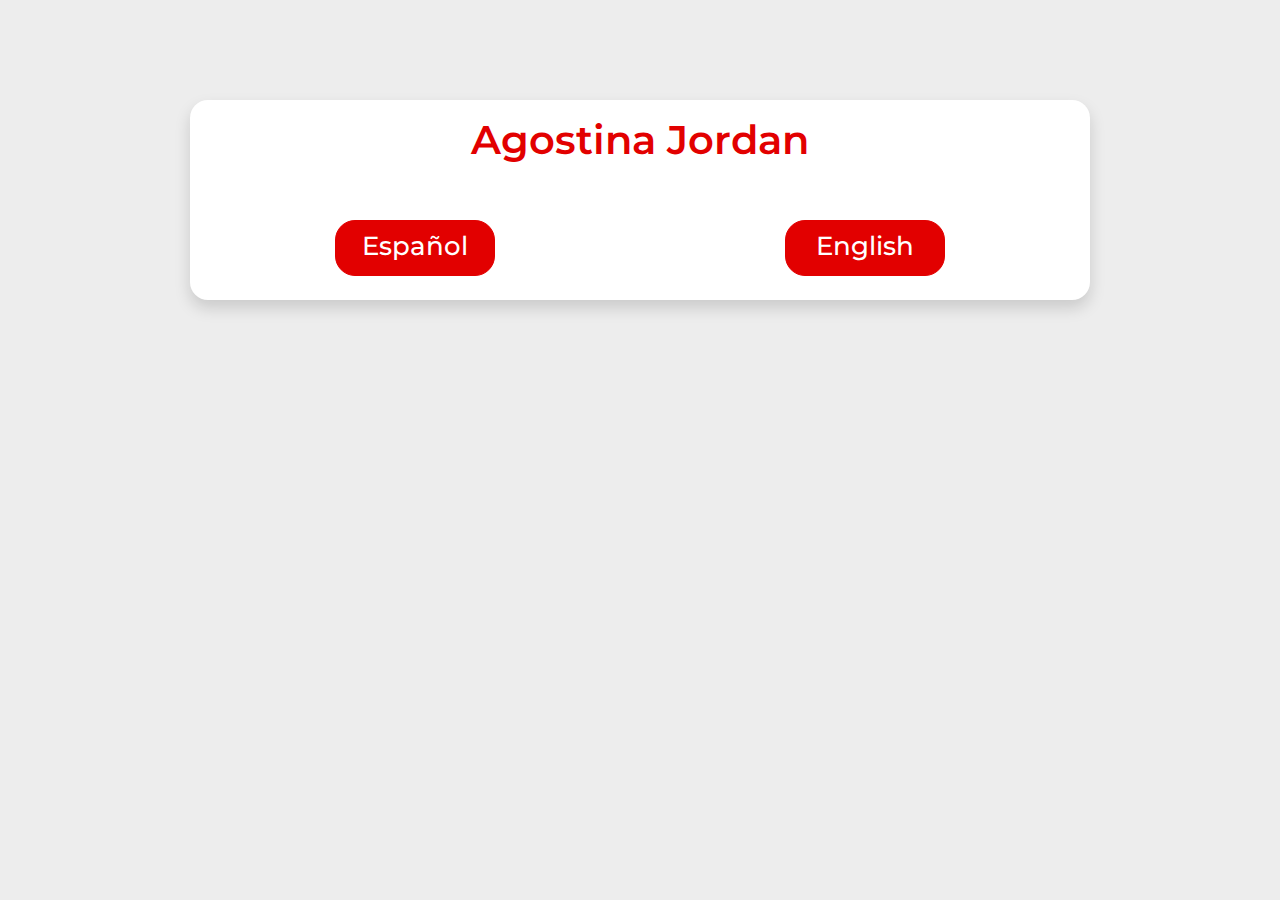
<file: index.html>
<!DOCTYPE html>
<html lang="es">
<head>
    <meta charset="UTF-8">
    <meta http-equiv="X-UA-Compatible" content="IE=edge">
    <meta name="viewport" content="width=device-width, initial-scale=1.0">
    <title>Portfolio</title>
    <link rel="apple-touch-icon" sizes="180x180" href="favicon/apple-touch-icon.png">
    <link rel="icon" type="image/png" sizes="32x32" href="favicon/favicon-32x32.png">
    <link rel="icon" type="image/png" sizes="16x16" href="favicon/favicon-16x16.png">
    <link rel="manifest" href="favicon/site.webmanifest">
    <link rel="preconnect" href="https://fonts.gstatic.com">
    <link
        href="https://fonts.googleapis.com/css2?family=Montserrat:ital,wght@0,100;0,200;0,300;0,400;0,500;0,600;0,700;0,800;0,900;1,100;1,200;1,300;1,400;1,500;1,600;1,700;1,800;1,900&display=swap"
        rel="stylesheet">
    <link rel="stylesheet" href="https://stackpath.bootstrapcdn.com/bootstrap/4.4.1/css/bootstrap.min.css"
        integrity="sha384-Vkoo8x4CGsO3+Hhxv8T/Q5PaXtkKtu6ug5TOeNV6gBiFeWPGFN9MuhOf23Q9Ifjh" crossorigin="anonymous">
    <link rel="stylesheet" href="fontawesome/css/all.min.css">
    <link rel="stylesheet" href="fontawesome/css/fontawesome.min.css">
    <link rel="stylesheet" href="estilos.css">
</head>
<body id="language">

    <div class="flex-md-row mb-4 shadow-sm h-md-250 position-relative shadow burbuja">
        <div class="container">
            <div class="row">
                <div class="col-12 mt-3">
                    <h1 class="welcome">Agostina Jordan</h1>
                </div>
            </div>
            <div class="row language-btns mt-5">
                <div class="col-sm-6 col-6">
                    <a href="español.html" class="btn btn-rojo">Español</a>
                </div>
                <div class="col-sm-6 col-6">
                    <a href="english.html" class="btn btn-rojo">English</a>
                </div>
            </div>
        </div>
    </div>

</body>
</html>
</file>
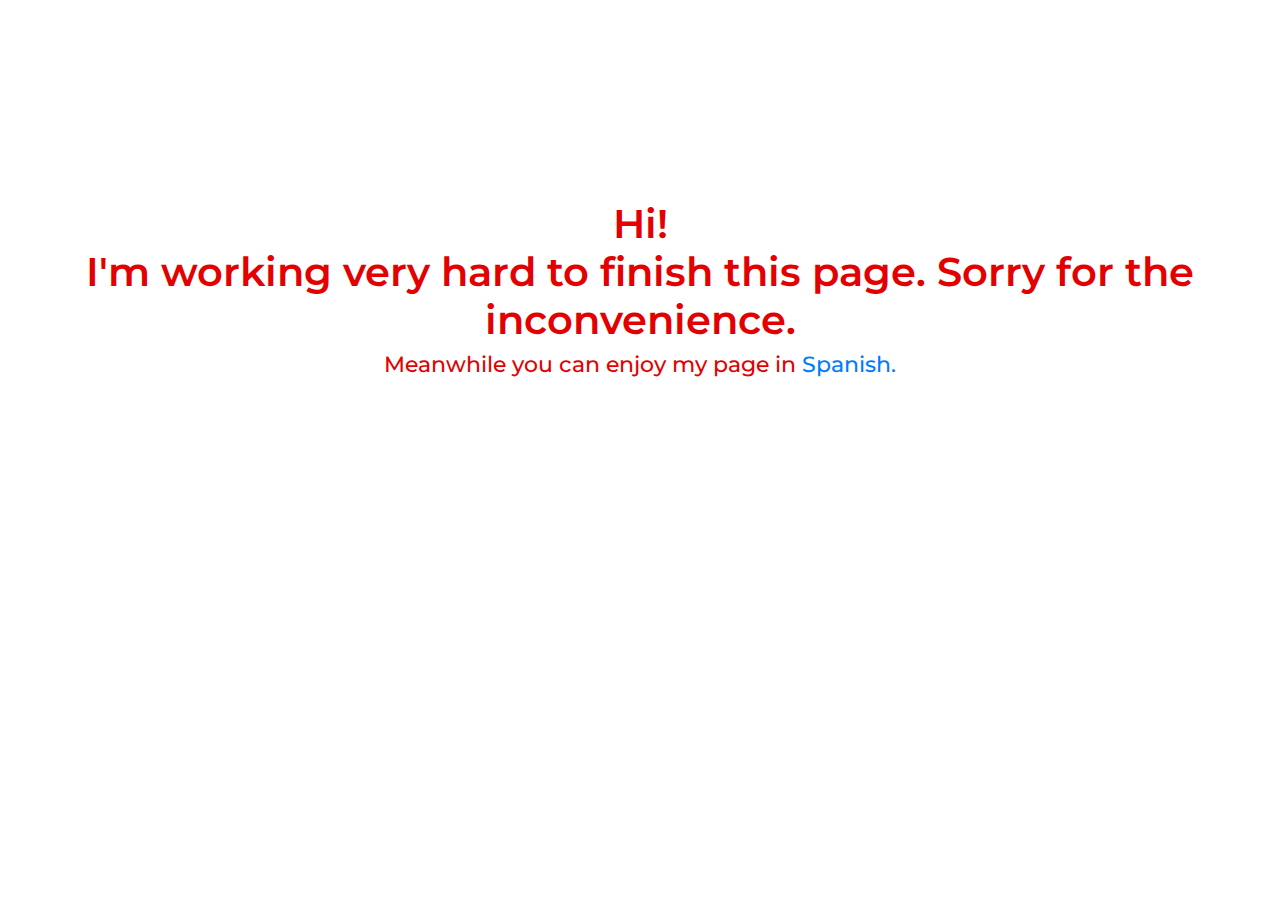
<file: english.html>
<!DOCTYPE html>
<html lang="en">
<head>
    <meta charset="UTF-8">
    <meta http-equiv="X-UA-Compatible" content="IE=edge">
    <meta name="viewport" content="width=device-width, initial-scale=1.0">
    <title>Portfolio</title>
    <link rel="apple-touch-icon" sizes="180x180" href="favicon/apple-touch-icon.png">
    <link rel="icon" type="image/png" sizes="32x32" href="favicon/favicon-32x32.png">
    <link rel="icon" type="image/png" sizes="16x16" href="favicon/favicon-16x16.png">
    <link rel="manifest" href="favicon/site.webmanifest">
    <link rel="preconnect" href="https://fonts.gstatic.com">
    <link
        href="https://fonts.googleapis.com/css2?family=Montserrat:ital,wght@0,100;0,200;0,300;0,400;0,500;0,600;0,700;0,800;0,900;1,100;1,200;1,300;1,400;1,500;1,600;1,700;1,800;1,900&display=swap"
        rel="stylesheet">
    <link rel="stylesheet" href="https://stackpath.bootstrapcdn.com/bootstrap/4.4.1/css/bootstrap.min.css"
        integrity="sha384-Vkoo8x4CGsO3+Hhxv8T/Q5PaXtkKtu6ug5TOeNV6gBiFeWPGFN9MuhOf23Q9Ifjh" crossorigin="anonymous">
    <link rel="stylesheet" href="fontawesome/css/all.min.css">
    <link rel="stylesheet" href="fontawesome/css/fontawesome.min.css">
    <link rel="stylesheet" href="estilos.css">
</head>
<body>
    <h1 style="text-align: center; margin-top: 200px;">Hi! <br> I'm working very hard to finish this page.
        Sorry for the inconvenience.</h1>
    <h2 style="text-align: center; color: #E20000;">Meanwhile you can enjoy my page in <a href="español.html">Spanish.</a> </h2>
</body>
</html>
</file>
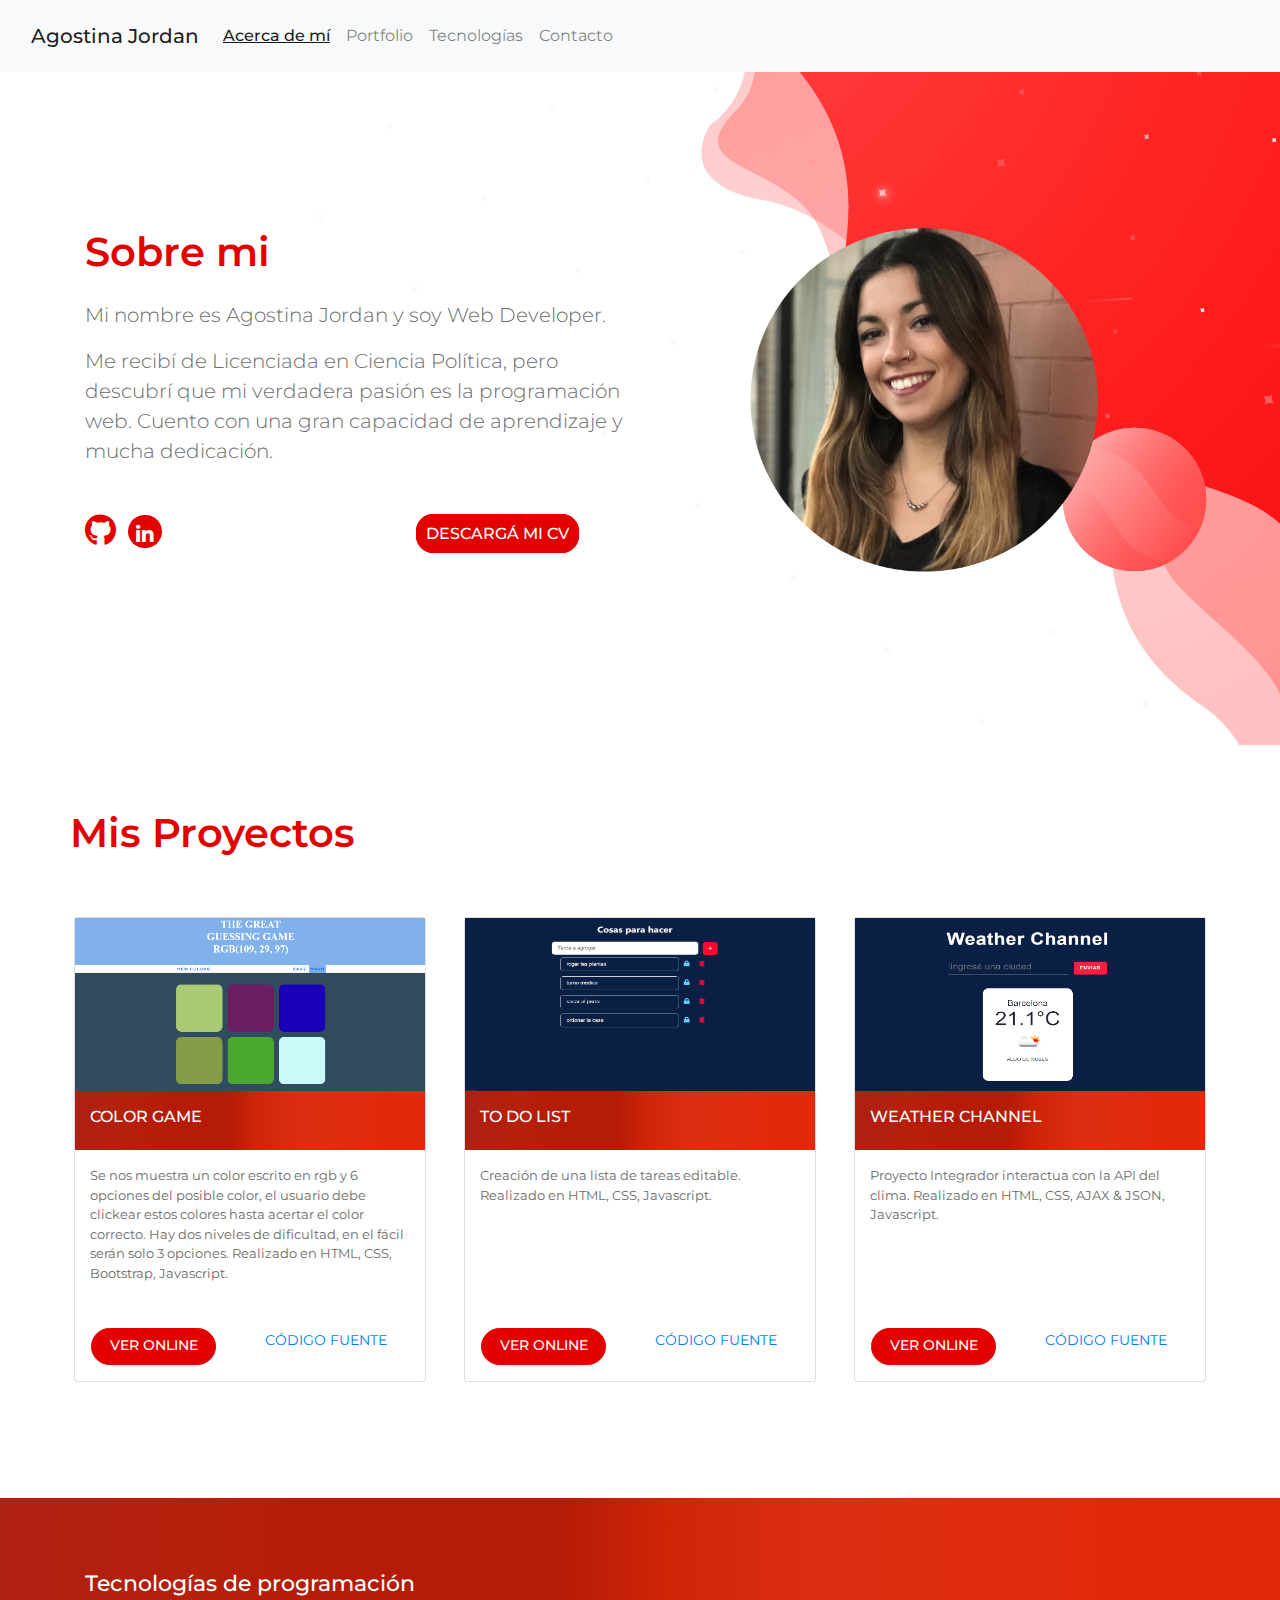
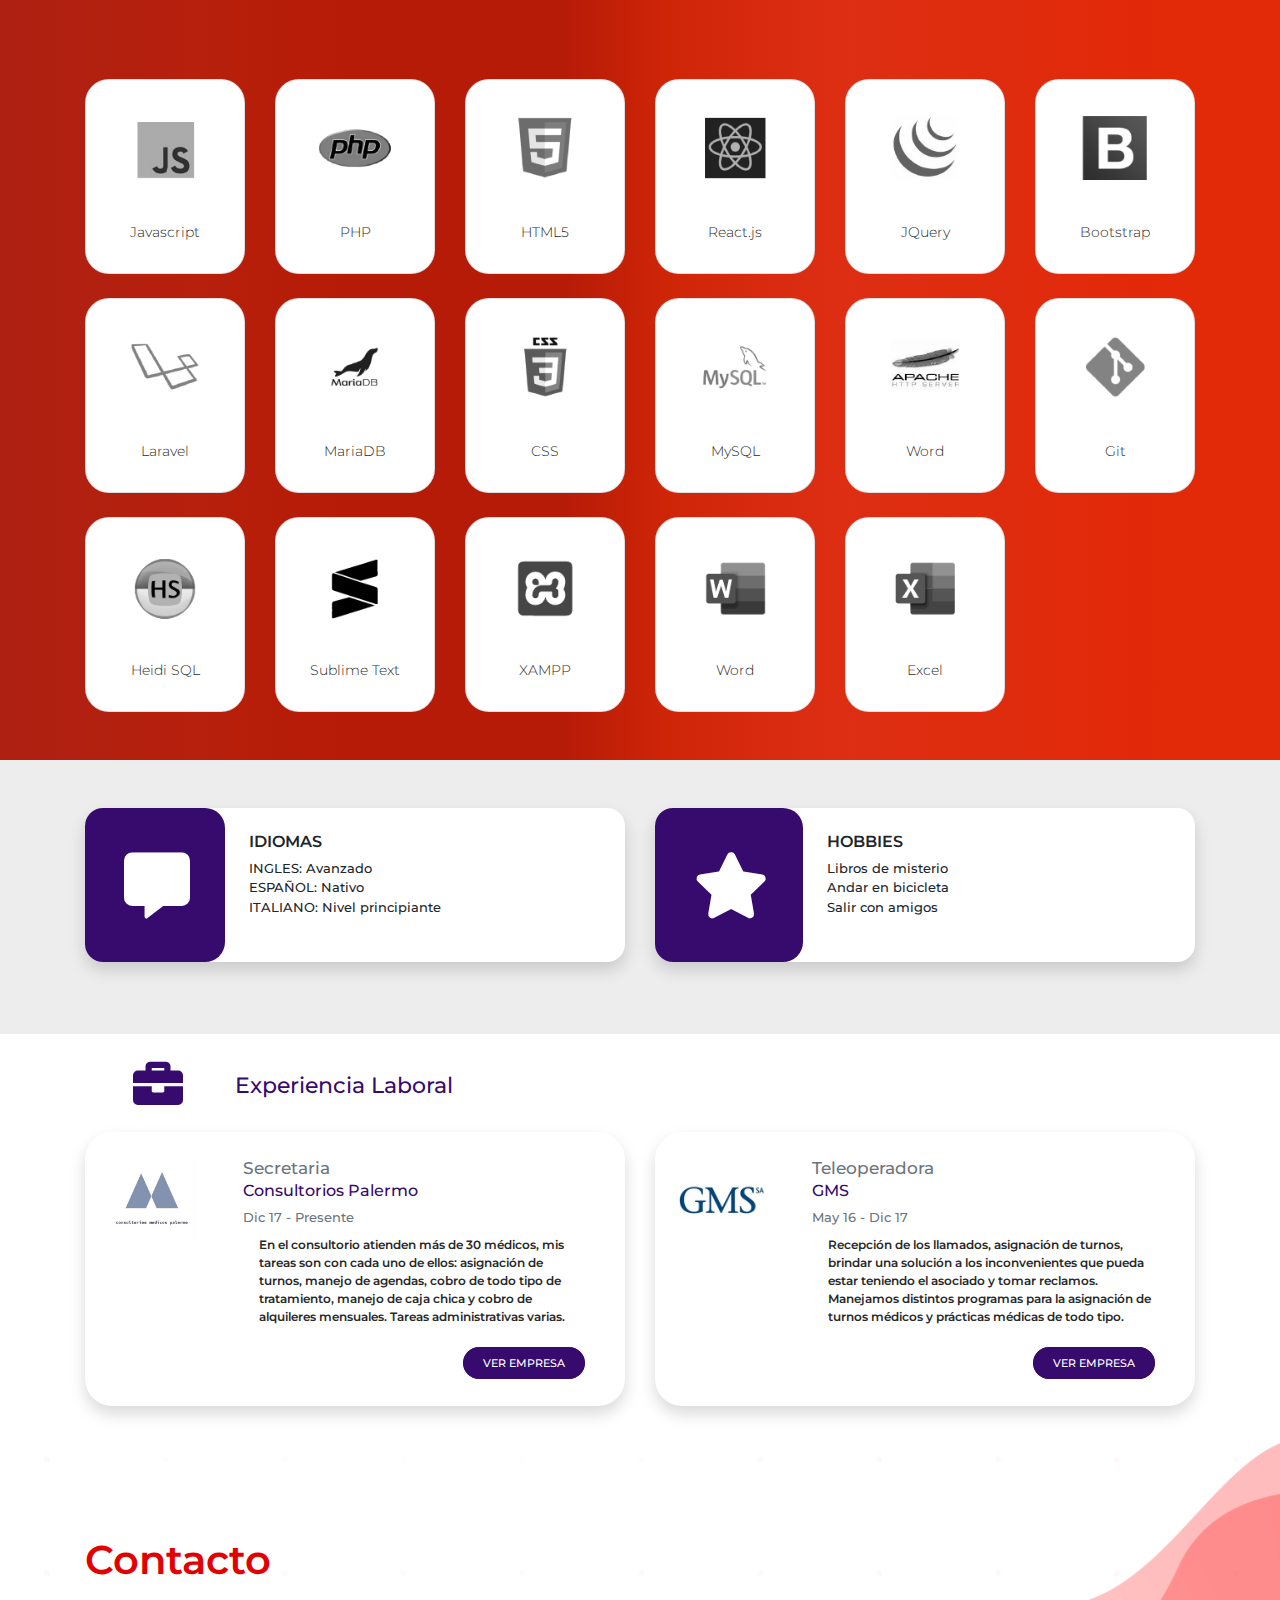
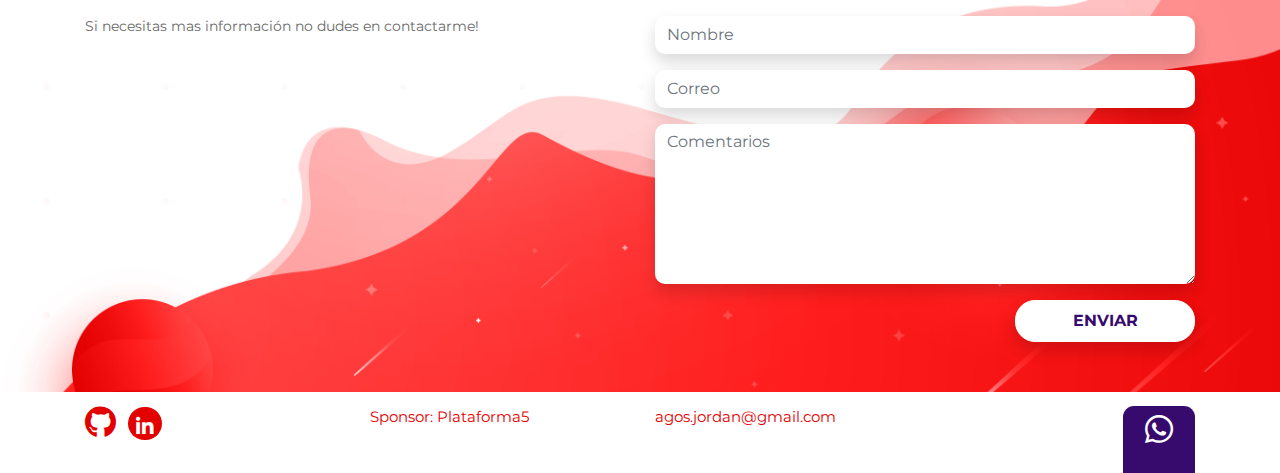
<file: español.html>
<!DOCTYPE html>
<html lang="es">

<head>
    <meta charset="UTF-8">
    <meta http-equiv="X-UA-Compatible" content="IE=edge">
    <meta name="viewport" content="width=device-width, initial-scale=1.0">
    <title>Portfolio</title>
    <link rel="apple-touch-icon" sizes="180x180" href="favicon/apple-touch-icon.png">
    <link rel="icon" type="image/png" sizes="32x32" href="favicon/favicon-32x32.png">
    <link rel="icon" type="image/png" sizes="16x16" href="favicon/favicon-16x16.png">
    <link rel="manifest" href="favicon/site.webmanifest">
    <link rel="preconnect" href="https://fonts.gstatic.com">
    <link
        href="https://fonts.googleapis.com/css2?family=Montserrat:ital,wght@0,100;0,200;0,300;0,400;0,500;0,600;0,700;0,800;0,900;1,100;1,200;1,300;1,400;1,500;1,600;1,700;1,800;1,900&display=swap"
        rel="stylesheet">
    <link rel="stylesheet" href="https://stackpath.bootstrapcdn.com/bootstrap/4.4.1/css/bootstrap.min.css"
        integrity="sha384-Vkoo8x4CGsO3+Hhxv8T/Q5PaXtkKtu6ug5TOeNV6gBiFeWPGFN9MuhOf23Q9Ifjh" crossorigin="anonymous">
    <link rel="stylesheet" href="fontawesome/css/all.min.css">
    <link rel="stylesheet" href="fontawesome/css/fontawesome.min.css">
    <link rel="stylesheet" href="estilos.css">
</head>

<body>
    <nav id="navbar" class="navbar navbar-expand-lg navbar-light bg-light">
        <div class="container-fluid">
            <a class="navbar-brand  mb-0 h1" href="#sobre-mi">Agostina Jordan</a>
            <button class="navbar-toggler" type="button" data-bs-toggle="collapse"
                data-bs-target="#navbarSupportedContent" aria-controls="navbarSupportedContent" aria-expanded="false"
                aria-label="Toggle navigation">
                <span class="navbar-toggler-icon"></span>
            </button>
            <div class="collapse navbar-collapse" id="navbarSupportedContent">
                <ul class="nav-link navbar-nav me-auto mb-2 mb-lg-0">
                    <li>
                        <a class="nav-link active" href="#sobre-mi">Acerca de mí</a>
                    </li>
                    <li >
                        <a class="nav-link" href="#proyecto">Portfolio</a>
                    </li>
                    <li >
                        <a class="nav-link" href="#tecnologias">Tecnologías</a>
                    </li>
                    <li >
                        <a class="nav-link" href="#contacto">Contacto</a>
                    </li>
                </ul>
            </div>
        </div>
    </nav>
    <main id="sobre-mi">
        <div class="container">
            <div id="row-sobre-mi" class="row">
                <div class="col-sm-6 col-12">
                    <h1 class="mb-4">Sobre mi</h1>
                    <div>
                        <p class="lead">Mi nombre es Agostina Jordan y soy Web Developer.</p>
                        <div>
                            <p class="lead"> Me recibí de Licenciada en Ciencia Política, pero descubrí que mi verdadera
                                pasión es la programación web. Cuento con una gran capacidad de aprendizaje y mucha
                                dedicación.</p>
                        </div>
                        <div class="row mt-5">
                            <div class="col-sm-6 col-6">
                                <a href="https://github.com/agosjordan" target="blank"><i class="fab fa-github"></i></a>
                                <a href="https://www.linkedin.com/in/agosjordan/" target="blank"><i
                                        class="fab fa-linkedin-in"></i></a>
                            </div>
                            <div id="cv" class="col-sm-6 col-6">
                                <a href="download/CV Jordan Agostina.pdf" target="blank" download="CV-Jordan Agostina"
                                    class="btn-cv">DESCARGÁ MI CV</a>
                            </div>
                        </div>
                    </div>
                </div>
                <div class="col-sm-5 offset-sm-1 col-12 pt-5 py-sm-0 ">
                    <img class="perfil" src="images/perfil.png" alt="foto de perfil">
                </div>
            </div>
        </div>
    </main>
    <section id="proyecto">
        <div id="container-proyecto" class="container">
            <div class="row">
                <div class="col-12">
                    <h1>Mis Proyectos</h1>
                </div>
            </div>
            <div class="row">
                <div class="col-sm-8 col-12 ">
                </div>
            </div>
            <div class="row items mt-5">
                <div class="col-sm-4 col-12 ">
                    <div class="row card m-1 ">
                        <img src="images/color-game.png" alt="Color Game" title="Color Game" class="img-fluid">
                        <div class="col-12 color-gradiente py-3">
                            <h2>COLOR GAME</h2>
                        </div>
                        <div class="col-12 pt-3 pb-0">
                            <p>Se nos muestra un color escrito en rgb y 6 opciones del posible color, el usuario debe
                                clickear estos colores hasta acertar el color correcto. Hay dos niveles de dificultad,
                                en el fácil serán solo 3 opciones. Realizado en HTML, CSS, Bootstrap, Javascript.</p>
                        </div>
                        <div class="row p-3">
                            <div class="col-6">
                                <a href="https://blissful-hawking-d12953.netlify.app/" class="btn btn-rojo"
                                    target="_blank">VER ONLINE</a>
                            </div>
                            <div class="col-6">
                                <a href="https://github.com/agosjordan/color_game" class="link-rojo"
                                    target="_blank">CÓDIGO FUENTE</a>
                            </div>
                        </div>
                    </div>
                </div>
                <div class="col-sm-4 col-12 mt-5 mt-sm-0">
                    <div class="row card m-1 ">
                        <img src="images/toDoList.PNG" alt="To do list"
                            title="To do list" class="img-fluid">
                        <div class="col-12 color-gradiente py-3">
                            <h2>TO DO LIST</h2>
                        </div>
                        <div class="col-12 pt-3 pb-0">
                            <p>Creación de una lista de tareas editable. Realizado en HTML, CSS, Javascript. </p>
                        </div>
                        <div class="row p-3">
                            <div class="col-6">
                                <a href="https://angry-visvesvaraya-8db6fa.netlify.app/" class="btn btn-rojo"
                                    target="_blank">VER ONLINE</a>
                            </div>
                            <div class="col-6">
                                <a href="https://github.com/agosjordan/to_do_list" class="link-rojo"
                                    target="_blank">CÓDIGO FUENTE</a>
                            </div>
                        </div>
                    </div>
                </div>
                <div class="col-sm-4 col-12 mt-5 mt-sm-0">
                    <div class="row card m-1">
                        <img src="images/weather.PNG" alt="Weather Channel" title="Weather Channel" class="img-fluid">
                        <div class="col-12 color-gradiente py-3">
                            <h2>WEATHER CHANNEL</h2>
                        </div>
                        <div class="col-12 pt-3 pb-0">
                            <p> Proyecto Integrador interactua con la API del clima. Realizado en HTML, CSS, AJAX &
                                JSON, Javascript. </p>
                        </div>
                        <div class="row p-3">
                            <div class="col-6">
                                <a href="https://vigilant-clarke-7ab020.netlify.app/" class="btn btn-rojo"
                                    target="_blank">VER ONLINE</a>
                            </div>
                            <div class="col-6">
                                <a href="https://github.com/agosjordan/weather_channel" class="link-rojo"
                                    target="_blank">CÓDIGO FUENTE</a>
                            </div>
                        </div>
                    </div>
                </div>
            </div>
        </div>
    </section>
    <section class="color-gradiente" id="tecnologias">
        <div class="container mt-5">
            <div id="rowTecnologias" class="row">
                <div class="col-12 my-5">
                    <h2>Tecnologías de programación</h2>
                </div>
            </div>
            <div class="row">
                <div class="col-sm-2 col-6 mb-4 mb-sm-0 text-center">
                    <div class="card pt-2 mx-0">
                        <img class="mx-auto" width="130" src="images/Javascript.png" alt="Javascript" />
                        <h3 class="text-center pt-3">Javascript</h3>
                    </div>
                </div>
                <div class="col-sm-2 col-6 mb-4 mb-sm-0 text-center">
                    <div class="card pt-2 mx-0">
                        <img class="mx-auto" width="130" img src="images/PHP.png" alt="PHP" />
                        <h3 class="text-center pt-3">PHP</h3>
                    </div>
                </div>
                <div class="col-sm-2 col-6 mb-4 mb-sm-0 text-center">
                    <div class="card pt-2 mx-0">
                        <img class="mx-auto" width="130" src="images/HTML5.png" alt="HTML5" />
                        <h3 class="text-center pt-3">HTML5</h3>
                    </div>
                </div>
                <div class="col-sm-2 col-6 mb-4 mb-sm-0 text-center">
                    <div class="card pt-2 mx-0">
                        <img class="mx-auto" width="130" src="images/React.js.png" alt="React.js" />
                        <h3 class="text-center pt-3">React.js</h3>
                    </div>
                </div>
                <div class="col-sm-2 col-6 mb-4 mb-sm-0 text-center">
                    <div class="card pt-2 mx-0">
                        <img class="mx-auto" width="130" src="images/JQuery.png" alt="JQuery" />
                        <h3 class="text-center pt-3">JQuery</h3>
                    </div>
                </div>
                <div class="col-sm-2 col-6 mb-4 mb-sm-0 text-center">
                    <div class="card pt-2 mx-0">
                        <img class="mx-auto" width="130" src="images/Bootstrap.png" alt="Bootstrap" />
                        <h3 class="text-center pt-3">Bootstrap</h3>
                    </div>
                </div>
            </div>
            <div class="row mt-sm-4 mt-0">
                <div class="col-sm-2 col-6 mb-4 mb-sm-0 text-center">
                    <div class="card pt-2 mx-0">
                        <img class="mx-auto" width="130" src="images/Laravel.png" alt="Laravel" />
                        <h3 class="text-center pt-3">Laravel</h3>
                    </div>
                </div>
                <div class="col-sm-2 col-6 mb-4 mb-sm-0 text-center">
                    <div class="card pt-2 mx-0">
                        <img class="mx-auto" width="130" src="images/MariaDB.png" alt="MariaDB" />
                        <h3 class="text-center pt-3">MariaDB</h3>
                    </div>
                </div>
                <div class="col-sm-2 col-6 mb-4 mb-sm-0 text-center">
                    <div class="card pt-2 mx-0">
                        <img class="mx-auto" width="130" src="images/CSS.png" alt="CSS" />
                        <h3 class="text-center pt-3">CSS</h3>
                    </div>
                </div>
                <div class="col-sm-2 col-6 mb-4 mb-sm-0 text-center">
                    <div class="card pt-2 mx-0">
                        <img class="mx-auto" width="130" src="images/MySQL.png" alt="MySQL" />
                        <h3 class="text-center pt-3">MySQL</h3>
                    </div>
                </div>
                <div class="col-sm-2 col-6 mb-4 mb-sm-0 text-center">
                    <div class="card pt-2 mx-0">
                        <img class="mx-auto" width="130" src="images/Word.png" alt="Word" />
                        <h3 class="text-center pt-3">Word</h3>
                    </div>
                </div>
                <div class="col-sm-2 col-6 mb-4 mb-sm-0 text-center">
                    <div class="card pt-2 mx-0">
                        <img class="mx-auto" width="130" src="images/Git.png" alt="Git" />
                        <h3 class="text-center pt-3">Git</h3>
                    </div>
                </div>
            </div>
            <div class="row mt-sm-4 mt-0 pb-5">
                <div class="col-sm-2 col-6 mb-4 mb-sm-0 text-center">
                    <div class="card pt-2 mx-0">
                        <img class="mx-auto" width="130" src="images/Heidi SQL.png" alt="Heidi SQL" />
                        <h3 class="text-center pt-3">Heidi SQL</h3>
                    </div>
                </div>
                <div class="col-sm-2 col-6 mb-4 mb-sm-0 text-center">
                    <div class="card pt-2 mx-0">
                        <img class="mx-auto" width="130" src="images/Sublime Text.png" alt="Sublime Text" />
                        <h3 class="text-center pt-3">Sublime Text</h3>
                    </div>
                </div>
                <div class="col-sm-2 col-6 mb-4 mb-sm-0 text-center">
                    <div class="card pt-2 mx-0">
                        <img class="mx-auto" width="130" src="images/XAMPP.png" alt="XAMPP" />
                        <h3 class="text-center pt-3">XAMPP</h3>
                    </div>
                </div>
                <div class="col-sm-2 col-6 mb-4 mb-sm-0 text-center">
                    <div class="card pt-2 mx-0">
                        <img class="mx-auto" width="130" src="images/Word (2).png" alt="Word" />
                        <h3 class="text-center pt-3">Word</h3>
                    </div>
                </div>
                <div class="col-sm-2 col-6 mb-4 mb-sm-0 text-center">
                    <div class="card pt-2 mx-0">
                        <img class="mx-auto" width="130" src="images/Excel.png" alt="Excel" />
                        <h3 class="text-center pt-3">Excel</h3>
                    </div>
                </div>
            </div>
        </div>
    </section>
    <section id="idiomas">
        <div class="container">
            <div class="row py-5">
                <div class="col-md-6 col-12">
                    <div class="row no-gutters overflow-hidden flex-md-row mb-4 shadow-sm h-md-250 position-relative shadow burbuja">
                        <div class="col-auto ">
                            <i class="fas fa-comment-alt big-icons"></i>
                        </div>
                        <div class="col p-4 d-flex flex-column position-static">
                            <h4 class="mb-2">IDIOMAS</h4>
                            <ul class="card-text px-0">
                                <li>INGLES: Avanzado</li>
                                <li>ESPAÑOL: Nativo</li>
                                <li>ITALIANO: Nivel principiante</li>
                            </ul>
                        </div>
                    </div>
                </div>
                <div class="col-sm-6 col-12">
                    <div
                        class="row no-gutters overflow-hidden flex-md-row mb-4 shadow-sm h-md-250 position-relative shadow burbuja">
                        <div class="col-auto ">
                            <i class="fas fa-star big-icons"></i>
                        </div>
                        <div class="col p-4 d-flex flex-column position-static">
                            <h4 class="mb-2">HOBBIES</h4>
                            <ul class="card-text px-0">
                                <li>Libros de misterio</li>
                                <li>Andar en bicicleta</li>
                                <li>Salir con amigos</li>
                            </ul>
                        </div>
                    </div>
                </div>
            </div>
        </div>
        </div>
    </section>
    <section id="experiencia">
        <div class="container">
            <div class="row">
                <div class="col-12 my-4">
                    <i class="fas fa-briefcase mx-5 icon" style="vertical-align: bottom;"></i>
                    <h2> Experiencia Laboral</h2>
                </div>
            </div>
            <div class="row mb-2">
                <div class="col-md-6 ">
                    <div
                        class="row no-gutters overflow-hidden flex-md-row mb-4 shadow-sm h-md-250 position-relative shadow bubble">
                        <div class="col-auto px-4 pt-4">
                            <img class="img-logo" src="images/logoConsul.PNG" alt="Logo">
                        </div>
                        <div class="col p-4 d-flex flex-column position-static">
                            <strong class="d-inline-block text-muted">Secretaria</strong>
                            <h5 class="mb-2">Consultorios Palermo</h5>
                            <div class="mb-2 text-muted fecha">Dic 17 - Presente</div>
                            <p class="card-text px-3">
                                En el consultorio atienden más de 30 médicos, mis tareas son con cada uno de ellos:
                                asignación de turnos, manejo de agendas, cobro de todo tipo de tratamiento, manejo de
                                caja chica y cobro de alquileres mensuales. Tareas administrativas varias.
                            </p>
                            <div class="text-right py-2">
                                <a href="https://www.google.com/search?safe=off&rlz=1C1ALOY_esAR953AR953&tbs=lf:1,lf_ui:2&tbm=lcl&q=consultorios+palermo&rflfq=1&num=10&ved=2ahUKEwiZluqF7tjwAhXAHbkGHRnaC88QtgN6BAgZEAc#rlfi=hd:;si:15604489113841819539,l,ChRjb25zdWx0b3Jpb3MgcGFsZXJtb1okCgxjb25zdWx0b3Jpb3MiFGNvbnN1bHRvcmlvcyBwYWxlcm1vkgEObWVkaWNhbF9vZmZpY2WaASRDaGREU1VoTk1HOW5TMFZKUTBGblNVTk5ia3hmVFY5M1JSQUKqARQQASoQIgxjb25zdWx0b3Jpb3MoDg;mv:[[-34.574289277723445,-58.41399609066161],[-34.583264165758855,-58.43429504848632],null,[-34.57877684287298,-58.424145569573966],16]"
                                    target="blank" class="btn-empresa m-3">VER EMPRESA</a>
                            </div>
                        </div>
                    </div>
                </div>
                <div class="col-md-6 ">
                    <div
                        class="row no-gutters overflow-hidden flex-md-row mb-4 shadow-sm h-md-250 position-relative shadow bubble">
                        <div class="col-auto px-4 pt-4">
                            <img class="img-logo" src="images/gms.jpg" alt="logo gms">
                        </div>
                        <div class="col p-4 d-flex flex-column position-static">
                            <strong class="d-inline-block text-muted">Teleoperadora</strong>
                            <h5 class="mb-2">GMS</h5>
                            <div class="mb-2 text-muted fecha">May 16 - Dic 17</div>
                            <p class="card-text px-3">
                                Recepción de los llamados, asignación de turnos, brindar una solución a los
                                inconvenientes que pueda estar teniendo el asociado y tomar reclamos. Manejamos
                                distintos programas para la asignación de turnos médicos y prácticas médicas de todo
                                tipo.
                            </p>
                            <div class="text-right py-2">
                                <a href="http://www.gmssa.com/" target="blank" class="m-3 btn-empresa">VER EMPRESA</a>
                            </div>
                        </div>
                    </div>
                </div>
            </div>
        </div>
    </section>
    <section id="contacto">
        <div class="container mt-5">
            <div class="row">
                <div class="col-12">
                    <h1>Contacto</h1>
                </div>
            </div>
            <div class="row">
                <div class="col-sm-6 col-12 mt-4">
                    <p>Si necesitas mas información no dudes en contactarme!</p>
                </div>
                <div class="col-sm-6 col-12 mt-4">
                    <form action="https://formspree.io/f/meqvkwwd" method="POST">
                        <div class="mb-3 ">
                            <input type="text" name="txtNombre" id="txtNombre" class="form-control shadow"
                                placeholder="Nombre" required>
                        </div>
                        <div class="mb-3 ">
                            <input type="email" name="txtCorreo" id="txtCorreo" class="form-control shadow"
                                placeholder="Correo" required>
                        </div>
                        <div class="mb-3 ">
                            <textarea name="txtMensaje" id="txtMensaje" class="form-control shadow"
                                placeholder="Comentarios" required></textarea>
                        </div>
                        <div class="row">
                            <div class="col-12 text-right">
                                <button type="submit" class="btnSubmit btn shadow">ENVIAR</button>
                            </div>
                        </div>
                    </form>
                    
                </div>
            </div>

        </div>


    </section>
    <footer>
        <div class="container">
            <div class="row">
                <div class="col-sm-3 col-12 text-sm-left text-center pb-3 pb-sm-0">
                    <a href="https://github.com" target="blank"><i class="fab fa-github"></i></a>
                    <a href="https://www.linkedin.com/in/agosjordan/" target="blank"><i
                            class="fab fa-linkedin-in"></i></a>
                </div>
                <div class="col-sm-3 col-12 text-sm-left text-center pb-sm-0 pb-3">
                    <span id="sponsor">Sponsor: </span> <a href="https://plataforma5.la/ar/online" target="blank"
                        title="depcsuite">Plataforma5</a>
                </div>
                <div class="col-sm-3 col-12 text-sm-left text-center">
                    <a href="mailito:agos.jordan@gmail.com">agos.jordan@gmail.com</a>
                </div>
                <div class="col-sm-3 col-12 text-right">
                    <a href="https://api.whatsapp.com/send?phone=541134131093" target="blank" title="whatsapp"><i
                            class="fab fa-whatsapp"></i></a>
                </div>
            </div>
        </div>
    </footer>

    <script src="portfolio.js"></script>
</body>

</html>
</file>
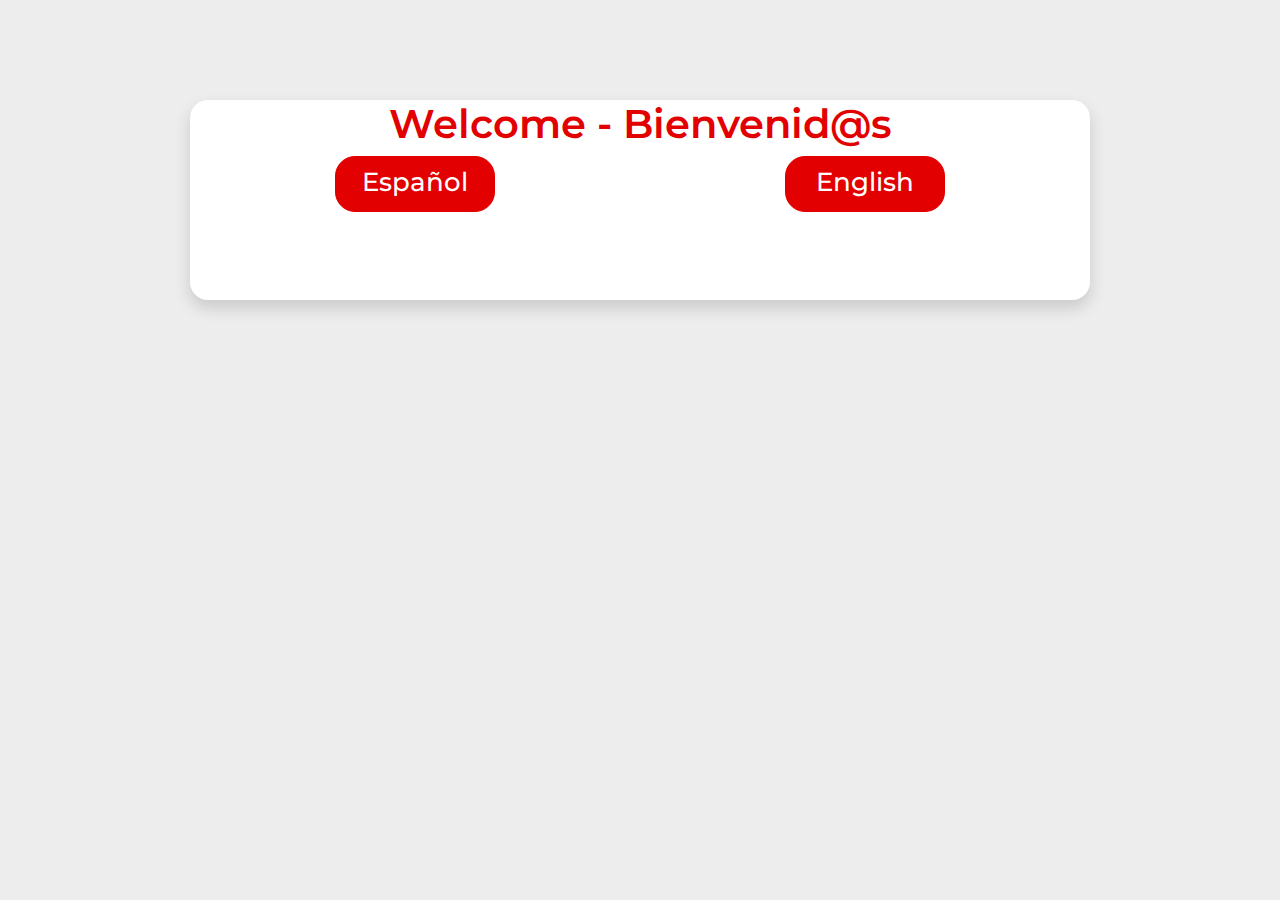
<file: start.html>
<!DOCTYPE html>
<html lang="es">
<head>
    <meta charset="UTF-8">
    <meta http-equiv="X-UA-Compatible" content="IE=edge">
    <meta name="viewport" content="width=device-width, initial-scale=1.0">
    <title>Portfolio</title>
    <link rel="apple-touch-icon" sizes="180x180" href="favicon/apple-touch-icon.png">
    <link rel="icon" type="image/png" sizes="32x32" href="favicon/favicon-32x32.png">
    <link rel="icon" type="image/png" sizes="16x16" href="favicon/favicon-16x16.png">
    <link rel="manifest" href="favicon/site.webmanifest">
    <link rel="preconnect" href="https://fonts.gstatic.com">
    <link
        href="https://fonts.googleapis.com/css2?family=Montserrat:ital,wght@0,100;0,200;0,300;0,400;0,500;0,600;0,700;0,800;0,900;1,100;1,200;1,300;1,400;1,500;1,600;1,700;1,800;1,900&display=swap"
        rel="stylesheet">
    <link rel="stylesheet" href="https://stackpath.bootstrapcdn.com/bootstrap/4.4.1/css/bootstrap.min.css"
        integrity="sha384-Vkoo8x4CGsO3+Hhxv8T/Q5PaXtkKtu6ug5TOeNV6gBiFeWPGFN9MuhOf23Q9Ifjh" crossorigin="anonymous">
    <link rel="stylesheet" href="fontawesome/css/all.min.css">
    <link rel="stylesheet" href="fontawesome/css/fontawesome.min.css">
    <link rel="stylesheet" href="estilos.css">
</head>
<body id="language">

    <div class="flex-md-row mb-4 shadow-sm h-md-250 position-relative shadow burbuja">
        <div class="container">
            <div class="row">
                <div class="col-12">
                    <h1 class="welcome">Welcome - Bienvenid@s</h1>
                </div>
            </div>
            <div class="row language-btns">
                <div class="col-sm-6 col-6">
                    <a href="" class="btn btn-rojo">Español</a>
                </div>
                <div class="col-sm-6 col-6">
                    <a href="" class="btn btn-rojo">English</a>
                </div>
            </div>
        </div>
    </div>

</body>
</html>
</file>
<file: estilos.css>
body{
    font-family: 'Montserrat', sans-serif;
}
html{
    scroll-behavior: smooth;
}
h1{
    color: #E20000;
    font-weight: 600;
}
p{
    color: #6A6A6A;
    font-weight: 400;
    font-size: 14px;
}
h2{
    color: white;
    font-size: 22px;
}
h3{
    color: #282828;
    font-weight: 300;
    font-size: 14px;
}
h4{
    font-size: 16px;
    font-weight: 600;
}
h5{
    font-size: 16px;
}
.sticky {
    position: fixed;
    top: 0;
    width: 100%;
    z-index:1000;
}
.active{
    font-weight: 500;
    text-decoration: underline;
}

/*sobre mi*/
#sobre-mi{
    background-image: url(images/fondo-sobre-mi.png);
    background-size: cover;
}
#row-sobre-mi{
    padding: 156px 0px 173px;
}
.perfil{
    height: 344px;
}
#cv{
    text-align: center;
    padding: 8px;
}
.btn-cv{
    background-color: #E20000;
    border: 1px solid #E20000;
    color: white;
    font-size: 16px;
    font-weight: 500;
    border-radius: 17px;
    padding: 9px;
}
.btn-cv:hover{    
    color: #E20000;
    background-color: white;
    text-decoration: unset;
}
#tecnologias .card{
    border-radius: 24px;
    height: 195px;
    width: 160px;
}
#rowTecnologias{
    padding: 25px 0px;
}
#idiomas, #estudios, #language{
    background-color: #EDEDED;
}
#idiomas li{
    list-style-type: none;
}
.burbuja{
    border-radius: 18px;
    height: 154px;
    font-size: 13px;
    font-weight: 500;
    background-color: white;
}
.big-icons{
    font-weight: 900;
    font-size: 66px;
    padding: 44px 35px 44px 39px;
    background-color: #370A6D;
    color: white;
    border-bottom-right-radius: 20px;
    border-top-right-radius: 20px;
}
.img-logo{
    height: 85px;
}
#experiencia{
    background-color: white;
}
#experiencia h2{
    color: #370A6D;
    display: inline-block;
}
#experiencia h5, .icon{
    color: #370A6D;
}
#experiencia p{
    font-size: 12px;
    list-style-type: disc;
    font-weight: 600;
    color: #282828;
}
#experiencia .bubble{
    border-radius: 27px;
}
#estudios h2{
    color: #E20000;
    display: inline-block;
}
#estudios h5{
    color: #E20000;
}
#estudios .icon{
    color: #E20000;
}
#estudios .bubble{
    border-radius: 27px;
    background-color: #ffffff;
}
#estudios .btn-empresa{
    background-color: #E20000;
    border: #E20000;
}
#estudios .btn-empresa:hover{
    background-color: #ffffff;
    color: #E20000;
    border: 1px solid #E20000;
}
.btn-empresa{
    background-color: #370A6D;
    color:  #ffffff;
    border-radius: 16px;
    font-size: 11px;
    border: 1px solid #370A6D;
    padding: 8px 19px;
    font-weight: 500;
}
.btn-empresa:hover{
    background-color: white;
    color: #370A6D;
    text-decoration: unset;
}
.text-muted{
    font-size: 17px;
    font-weight: 500;
}
.fecha{
    font-size: 13px;
}
.icon{
    font-size: 50px;
}
#estudios h3{
    color: #E20000;
}
/*portfolio*/
#proyecto{
 background-color: white;
}
#container-proyecto{
    padding: 64px 0px;
}
#proyecto h2{
    font-size: 16px;
}
.items p{
    font-size: 13px;
    height: 130px;
}
#proyecto .btn-rojo{
    background-color: #E20000;
    border: 1px solid #E20000;
    color: white;
    font-size: 14px;
    font-weight: 500;
    height: 37px;
    width: 125px;
}
#proyecto .btn-rojo:hover{
    color: #E20000;
    background-color: white;
    text-decoration: unset;
}

#proyecto .img-fluid{
    height: 173px;
}
.color-gradiente{
    background: rgba(174,32,19,1);
background: -moz-linear-gradient(left, rgba(174,32,19,1) 0%, rgba(182,32,12,1) 15%, rgba(182,29,9,1) 23%, rgba(182,28,8,1) 25%, rgba(182,27,7,1) 27%, rgba(182,27,7,1) 44%, rgba(207,37,7,1) 52%, rgba(221,46,19,1) 65%, rgba(226,41,8,1) 92%);
background: -webkit-gradient(left top, right top, color-stop(0%, rgba(174,32,19,1)), color-stop(15%, rgba(182,32,12,1)), color-stop(23%, rgba(182,29,9,1)), color-stop(25%, rgba(182,28,8,1)), color-stop(27%, rgba(182,27,7,1)), color-stop(44%, rgba(182,27,7,1)), color-stop(52%, rgba(207,37,7,1)), color-stop(65%, rgba(221,46,19,1)), color-stop(92%, rgba(226,41,8,1)));
background: -webkit-linear-gradient(left, rgba(174,32,19,1) 0%, rgba(182,32,12,1) 15%, rgba(182,29,9,1) 23%, rgba(182,28,8,1) 25%, rgba(182,27,7,1) 27%, rgba(182,27,7,1) 44%, rgba(207,37,7,1) 52%, rgba(221,46,19,1) 65%, rgba(226,41,8,1) 92%);
background: -o-linear-gradient(left, rgba(174,32,19,1) 0%, rgba(182,32,12,1) 15%, rgba(182,29,9,1) 23%, rgba(182,28,8,1) 25%, rgba(182,27,7,1) 27%, rgba(182,27,7,1) 44%, rgba(207,37,7,1) 52%, rgba(221,46,19,1) 65%, rgba(226,41,8,1) 92%);
background: -ms-linear-gradient(left, rgba(174,32,19,1) 0%, rgba(182,32,12,1) 15%, rgba(182,29,9,1) 23%, rgba(182,28,8,1) 25%, rgba(182,27,7,1) 27%, rgba(182,27,7,1) 44%, rgba(207,37,7,1) 52%, rgba(221,46,19,1) 65%, rgba(226,41,8,1) 92%);
background: linear-gradient(to right, rgba(174,32,19,1) 0%, rgba(182,32,12,1) 15%, rgba(182,29,9,1) 23%, rgba(182,28,8,1) 25%, rgba(182,27,7,1) 27%, rgba(182,27,7,1) 44%, rgba(207,37,7,1) 52%, rgba(221,46,19,1) 65%, rgba(226,41,8,1) 92%);
filter: progid:DXImageTransform.Microsoft.gradient( startColorstr='#ae2013', endColorstr='#e22908', GradientType=1 );
color: white;
}
.link-rojo{
    font-size: 14px;
}
.link-rojo:hover{
    color: #E20000;
}

/*footer*/
footer{
    width: 100%;
    color: #E20000;
    font-size: 15px;
    padding: 14px 0px 0px;
}
footer a{
    color: #E20000;
}
footer i{
    font-size: 32px;
    color: #E20000;
}
.fa-linkedin-in{
    color: white;
    background-color: #E20000;
    font-size: 20px;
    border: 0px;
    height: 33px;
    width: 34px;
    text-align: center;
    padding: 10px 0px 0px 0;
    border-radius: 80px;
    margin: 0px 8px;
}
.fa-whatsapp{
    color: white  ;
    background-color: #370A6D;
    padding: 7px 22px 28px 22px;
    border-top-right-radius: 11px;
    border-top-left-radius: 11px;
}
.fa-github {
    color: #E20000;
    font-size: 32px;
}

/*contacto*/
#contacto  {
    background-image: url(images/fondo-contacto.png);
    background-position: center;
    background-size: cover;
    background-position-y: -44px;
    padding: 50px 0px;
}
/*formulario*/
.form-control{
    border-radius: 10px;
    border: 0px
}
textarea.form-control{
    height: 160px;
}
.btn{
    border: 1px solid white;
    border-radius: 20px;
    color: #370A6D;
    font-weight: 700;
    height: 42px;
    width: 180px;
    background-color: white;
}
.btn:hover{
    background-color: #370A6D;
    color: white;
}
/*fin formularioContc*/

/*language*/
.welcome{
    text-align: center;
}
#language {
    display: flex;
    justify-content: center;
    align-items: center;
    margin-top: 100px;
}
#language .burbuja{
    height: 200px;
    width: 900px;
}
#language .btn-rojo{
    background-color: #E20000;
    border: 1px solid #E20000;
    color: white;
    font-size: 26px;
    font-weight: 500;
    height: 56px;
    width: 160px;
}
#language .btn-rojo:hover{
    color: #E20000;
    background-color: white;
    text-decoration: unset;
}
#language .language-btns{
    text-align: center;
}
</file>
